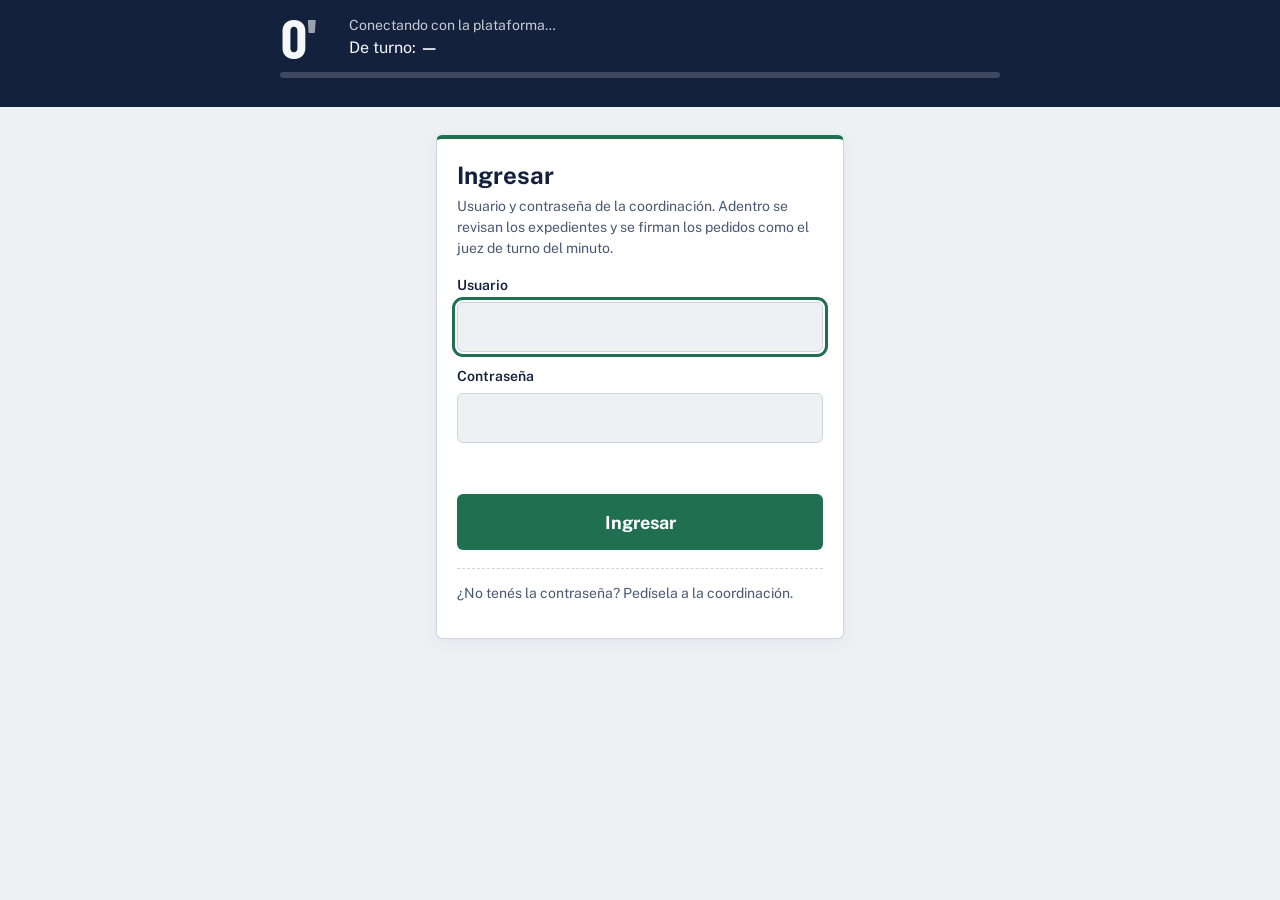
<file: plataforma/web/index.html>
<!doctype html>
<html lang="es-AR">
<head>
  <meta charset="utf-8">
  <meta name="viewport" content="width=device-width, initial-scale=1, viewport-fit=cover">
  <meta name="theme-color" content="#14213D">
  <title>Juez de turno</title>
  <link rel="preconnect" href="https://fonts.googleapis.com">
  <link rel="preconnect" href="https://fonts.gstatic.com" crossorigin>
  <link href="https://fonts.googleapis.com/css2?family=Barlow+Condensed:wght@600;700&family=Public+Sans:wght@400;600;700&display=swap" rel="stylesheet">
  <link rel="stylesheet" href="estilos.css">
</head>
<body>
  <header class="marcador" aria-live="polite">
    <div class="marcador__fila">
      <p class="minuto"><span id="minuto">0</span><span class="minuto__comilla">'</span></p>
      <div class="marcador__texto">
        <p class="partido" id="partido">Conectando con la plataforma…</p>
        <p class="turno">De turno: <strong id="juez">—</strong></p>
      </div>
    </div>
    <div class="reloj" aria-hidden="true">
      <div class="reloj__avance" id="avance"></div>
      <div class="reloj__cambio" id="marca-turno" hidden></div>
    </div>
    <p class="marcador__nota" id="nota-turno"></p>
  </header>

  <section class="ingreso" id="ingreso" hidden>
    <div class="ingreso__tarjeta">
      <h1>Ingresar</h1>
      <p>Usuario y contraseña de la coordinación. Adentro se revisan los expedientes y se firman los pedidos como el juez de turno del minuto.</p>

      <form id="form-login">
        <div class="ingreso__campo">
          <label for="usuario">Usuario</label>
          <input id="usuario" name="usuario" class="ingreso__input-normal" type="text" autocomplete="username" autocapitalize="off" autocorrect="off" spellcheck="false" required>
        </div>

        <div class="ingreso__campo">
          <label for="password">Contraseña</label>
          <input id="password" name="password" class="ingreso__input-normal" type="password" autocomplete="current-password" required>
        </div>

        <p class="ingreso__error" id="login-error" role="alert"></p>
        <button type="submit" class="boton boton--firmar boton--ancho" id="btn-login">Ingresar</button>
      </form>

      <p class="ingreso__demo-ayuda">¿No tenés la contraseña? Pedísela a la coordinación.</p>
    </div>
  </section>

  <div class="avisos" id="avisos" aria-live="assertive"></div>

  <main id="tablero" hidden>
    <section aria-labelledby="t-pedidos">
      <h2 id="t-pedidos" class="titulo-seccion">Esperan tu firma <span class="cuenta" id="cuenta">0</span></h2>
      <ol class="pedidos" id="pedidos"></ol>
      <p class="vacio" id="vacio">No hay pedidos esperando. Cuando el radar detecte un stream pirata del partido, aparece acá con su evidencia.</p>
    </section>

    <section aria-labelledby="t-ordenes" class="ordenes">
      <h2 id="t-ordenes" class="titulo-seccion">Órdenes enviadas</h2>
      <p class="ordenes__ayuda">Una fila por stream, una casilla por proveedor de internet.</p>
      <div id="ordenes"></div>
      <p class="vacio" id="vacio-ordenes">Todavía no firmaste ninguna orden.</p>
    </section>
  </main>

  <footer class="accion" id="accion" hidden>
    <button type="button" class="boton boton--firmar boton--ancho" id="firmar-todos" disabled>Firmar los pedidos</button>
  </footer>

  <template id="tpl-pedido">
    <li class="pedido">
      <header class="pedido__cabeza">
        <h3 class="pedido__sitio"></h3>
        <p class="pedido__cuando"></p>
      </header>
      <dl class="pedido__datos">
        <div><dt>Por qué es el partido</dt><dd class="d-porque"></dd></div>
        <div><dt>De dónde sale el video</dt><dd class="d-servidor"></dd></div>
        <div><dt>Qué se bloquea</dt><dd class="d-bloqueo"></dd></div>
        <div><dt>Hasta cuándo</dt><dd class="d-hasta"></dd></div>
      </dl>
      <details class="expediente">
        <summary>Ver expediente</summary>
        <div class="expediente__cuerpo">Cargando…</div>
      </details>
      <div class="rechazo" hidden>
        <label>Motivo del rechazo<textarea rows="2" required></textarea></label>
        <div class="pedido__botones">
          <button type="button" class="boton boton--suave b-cancelar">Volver</button>
          <button type="button" class="boton boton--rechazar b-confirmar-rechazo">Confirmar rechazo</button>
        </div>
      </div>
      <div class="pedido__botones b-acciones">
        <button type="button" class="boton boton--suave b-rechazar">Rechazar</button>
        <button type="button" class="boton boton--firmar b-firmar">Firmar</button>
      </div>
    </li>
  </template>

  <script src="app.js"></script>
</body>
</html>
</file>
<file: plataforma/web/estilos.css>
/* Pantalla del juez de turno (T04). Tinta judicial + marcador de partido. */
:root {
  --fondo: #EEF1F4;
  --superficie: #FFFFFF;
  --tinta: #14213D;
  --tinta-suave: #4A5872;
  --linea: #CDD4DE;
  --sello: #1F6F50;       /* firmar, aplicada */
  --sello-claro: #DCEFE6;
  --rechazo: #B3261E;     /* rechazar, fallida */
  --rechazo-claro: #F8E1DF;
  --espera: #9A6A0C;      /* recibida, en espera */
  --espera-claro: #F7EBD0;
  --marcador: #14213D;
  --marcador-texto: #F4F6FA;
  --radio: 6px;
  --sans: "Public Sans", system-ui, -apple-system, "Segoe UI", sans-serif;
  --numeros: "Barlow Condensed", "Arial Narrow", sans-serif;
  color-scheme: light;
}
@media (prefers-color-scheme: dark) {
  :root:not([data-theme="light"]) {
    --fondo: #0F1726; --superficie: #18233A; --tinta: #E6EBF2; --tinta-suave: #A3B0C4; --linea: #2C3A55;
    --sello: #4FB487; --sello-claro: #173528; --rechazo: #F08A80; --rechazo-claro: #3A1D1C;
    --espera: #E2B04F; --espera-claro: #3A2E14; --marcador: #0A1020; color-scheme: dark;
  }
}
:root[data-theme="dark"] {
  --fondo: #0F1726; --superficie: #18233A; --tinta: #E6EBF2; --tinta-suave: #A3B0C4; --linea: #2C3A55;
  --sello: #4FB487; --sello-claro: #173528; --rechazo: #F08A80; --rechazo-claro: #3A1D1C;
  --espera: #E2B04F; --espera-claro: #3A2E14; --marcador: #0A1020; color-scheme: dark;
}

* { box-sizing: border-box; }
html { -webkit-text-size-adjust: 100%; }
body {
  margin: 0; background: var(--fondo); color: var(--tinta);
  font: 400 16px/1.5 var(--sans);
  padding-bottom: calc(96px + env(safe-area-inset-bottom));
}
h1, h2, h3, p, dl, dd, ol { margin: 0; }
button, input, textarea { font: inherit; color: inherit; }
:focus-visible { outline: 3px solid var(--sello); outline-offset: 2px; }

/* --- Marcador: lo único fuerte de la pantalla --- */
.marcador {
  position: sticky; top: 0; z-index: 5;
  background: var(--marcador); color: var(--marcador-texto);
  padding: 12px 16px 10px;
}
.marcador__fila { display: flex; align-items: center; gap: 14px; max-width: 720px; margin: 0 auto; }
.minuto {
  font: 700 56px/0.9 var(--numeros); letter-spacing: -0.01em; font-variant-numeric: tabular-nums;
  min-width: 2.2ch;
}
.minuto__comilla { opacity: .6; }
.marcador__texto { min-width: 0; }
.partido { font-size: 14px; opacity: .8; white-space: nowrap; overflow: hidden; text-overflow: ellipsis; }
.turno { font-size: 16px; }
.reloj {
  position: relative; height: 6px; border-radius: 3px; background: rgba(255,255,255,.18);
  max-width: 720px; margin: 10px auto 0;
}
.reloj__avance { height: 100%; width: 0; border-radius: 3px; background: #7FD1A8; transition: width 1s linear; }
.reloj__cambio { position: absolute; top: -4px; width: 2px; height: 14px; background: #F2C35B; }
.marcador__nota { max-width: 720px; margin: 6px auto 0; font-size: 13px; opacity: .75; min-height: 1em; }

/* --- Avisos --- */
.avisos { max-width: 720px; margin: 0 auto; padding: 0 16px; }
.aviso {
  margin-top: 12px; padding: 12px 14px; border-radius: var(--radio);
  border-left: 4px solid var(--espera); background: var(--espera-claro);
}
.aviso--error { border-color: var(--rechazo); background: var(--rechazo-claro); }
.aviso--ok { border-color: var(--sello); background: var(--sello-claro); }
.aviso p + p, .aviso p + button { margin-top: 8px; }
.aviso strong { display: block; }

/* --- Ingreso --- */
.ingreso { max-width: 440px; margin: 28px auto; padding: 0 16px; }
.ingreso__tarjeta {
  background: var(--superficie); border: 1px solid var(--linea); border-radius: var(--radio);
  padding: 22px 20px 18px; border-top: 4px solid var(--sello);
  box-shadow: 0 4px 16px rgba(20, 33, 61, 0.06);
}
.ingreso__sello {
  font: 700 12px/1.2 var(--sans); letter-spacing: .06em; color: var(--sello);
  text-transform: uppercase; margin-bottom: 6px !important;
}
.ingreso h1 { font-size: 24px; line-height: 1.2; margin-bottom: 6px; }
.ingreso p { color: var(--tinta-suave); margin-bottom: 16px; font-size: 14px; }
.ingreso__campo { margin-bottom: 14px; }
.ingreso label { display: block; font-weight: 600; font-size: 14px; margin-bottom: 6px; }
.ingreso input {
  width: 100%; padding: 12px; font-size: 22px; letter-spacing: .3em; border-radius: var(--radio);
  border: 1px solid var(--linea); background: var(--superficie);
}
.ingreso input.ingreso__input-normal {
  font-size: 16px; letter-spacing: normal; background: var(--fondo);
}
.ingreso__error { color: var(--rechazo); min-height: 1.5em; margin: 8px 0; font-size: 14px; font-weight: 600; }
.ingreso__demo-ayuda {
  margin-top: 18px; padding-top: 14px; border-top: 1px dashed var(--linea);
  display: flex; flex-direction: column; gap: 8px;
}
.ingreso__demo-titulo { font-size: 12px; color: var(--tinta-suave); font-weight: 600; }
.ingreso__demo-botones { display: flex; flex-wrap: wrap; gap: 8px; }
.chip-demo {
  flex: 1; padding: 7px 10px; font-size: 13px; font-weight: 600; border-radius: var(--radio);
  border: 1px solid var(--linea); background: var(--fondo); color: var(--tinta); cursor: pointer;
}
.chip-demo:hover { border-color: var(--sello); color: var(--sello); }
.btn-salir-sesion {
  margin-left: 8px; padding: 1px 7px; font-size: 11px; font-weight: 600; border-radius: 4px;
  border: 1px solid rgba(255,255,255,.35); background: transparent; color: inherit; cursor: pointer;
}

/* --- Tablero --- */
main { max-width: 720px; margin: 0 auto; padding: 8px 16px 0; }
.titulo-seccion { font-size: 20px; line-height: 1.3; margin: 20px 0 10px; display: flex; align-items: center; gap: 8px; }
.cuenta {
  font: 700 18px/1 var(--numeros); background: var(--tinta); color: var(--superficie);
  border-radius: 999px; padding: 4px 9px 3px;
}
.vacio { color: var(--tinta-suave); padding: 4px 0 8px; }
.pedidos { list-style: none; padding: 0; display: grid; gap: 14px; }

.pedido {
  background: var(--superficie); border: 1px solid var(--linea); border-radius: var(--radio);
  padding: 14px 14px 12px; border-top: 4px solid var(--tinta);
}
.pedido--nuevo { animation: llega .9s ease-out 1; }
@keyframes llega { from { box-shadow: 0 0 0 4px var(--espera); } to { box-shadow: 0 0 0 0 transparent; } }
.pedido__cabeza { display: flex; justify-content: space-between; align-items: baseline; gap: 10px; }
.pedido__sitio { font-size: 19px; line-height: 1.25; overflow-wrap: anywhere; }
.pedido__cuando { font: 600 15px/1 var(--numeros); color: var(--tinta-suave); white-space: nowrap; }
.pedido__datos { margin-top: 10px; display: grid; gap: 8px; }
.pedido__datos dt { font-size: 13px; font-weight: 600; color: var(--tinta-suave); }
.pedido__datos dd { overflow-wrap: anywhere; }
.pedido__datos .marca { font-size: 13px; color: var(--tinta-suave); }
.compartida { color: var(--espera); font-weight: 600; }

.expediente { margin-top: 10px; border-top: 1px dashed var(--linea); padding-top: 8px; }
.expediente summary { cursor: pointer; font-weight: 600; color: var(--sello); padding: 4px 0; }
.expediente__cuerpo { font-size: 14px; display: grid; gap: 6px; padding-top: 6px; }
.hash { font-family: ui-monospace, "Cascadia Mono", Consolas, monospace; font-size: 12px; overflow-wrap: anywhere; }

.rechazo { margin-top: 10px; }
.rechazo label { display: block; font-weight: 600; font-size: 14px; }
.rechazo textarea {
  display: block; width: 100%; margin-top: 6px; padding: 10px; border-radius: var(--radio);
  border: 1px solid var(--linea); background: var(--fondo); resize: vertical;
}
.pedido__botones { display: flex; gap: 10px; margin-top: 12px; }
.pedido__botones .boton { flex: 1; }

/* --- Botones --- */
.boton {
  min-height: 48px; padding: 10px 16px; border-radius: var(--radio); border: 1px solid transparent;
  font-weight: 700; cursor: pointer;
}
.boton:disabled { opacity: .45; cursor: not-allowed; }
.boton--firmar { background: var(--sello); color: #fff; }
.boton--rechazar { background: var(--rechazo); color: #fff; }
.boton--suave { background: transparent; border-color: var(--linea); color: var(--tinta); }
.boton--ancho { width: 100%; font-size: 18px; min-height: 56px; }

.accion {
  position: fixed; left: 0; right: 0; bottom: 0; z-index: 5;
  padding: 10px 16px calc(10px + env(safe-area-inset-bottom));
  background: color-mix(in srgb, var(--fondo) 88%, transparent);
  backdrop-filter: blur(6px); border-top: 1px solid var(--linea);
}
.accion .boton { display: block; max-width: 688px; margin: 0 auto; }

/* --- Órdenes --- */
.ordenes { margin-top: 8px; }
.ordenes__ayuda { color: var(--tinta-suave); font-size: 14px; margin-bottom: 10px; }
.fila-orden { padding: 10px 0; border-top: 1px solid var(--linea); }
.fila-orden__titulo { font-weight: 600; overflow-wrap: anywhere; }
.fila-orden__titulo small { font-weight: 400; color: var(--tinta-suave); }
.casillas { display: grid; grid-template-columns: repeat(auto-fill, minmax(140px, 1fr)); gap: 6px; margin-top: 6px; }
.casilla { border-radius: var(--radio); padding: 6px 8px; font-size: 13px; line-height: 1.3; border: 1px solid var(--linea); }
.casilla b { display: block; font-size: 14px; }
.casilla--aplicada { background: var(--sello-claro); border-color: var(--sello); }
.casilla--recibida, .casilla--enviando { background: var(--espera-claro); border-color: var(--espera); }
.casilla--fallida, .casilla--rechazada { background: var(--rechazo-claro); border-color: var(--rechazo); }
.casilla--vencida, .casilla--levantada { opacity: .7; }

@media (prefers-reduced-motion: reduce) {
  * { animation: none !important; transition: none !important; }
}
</file>
